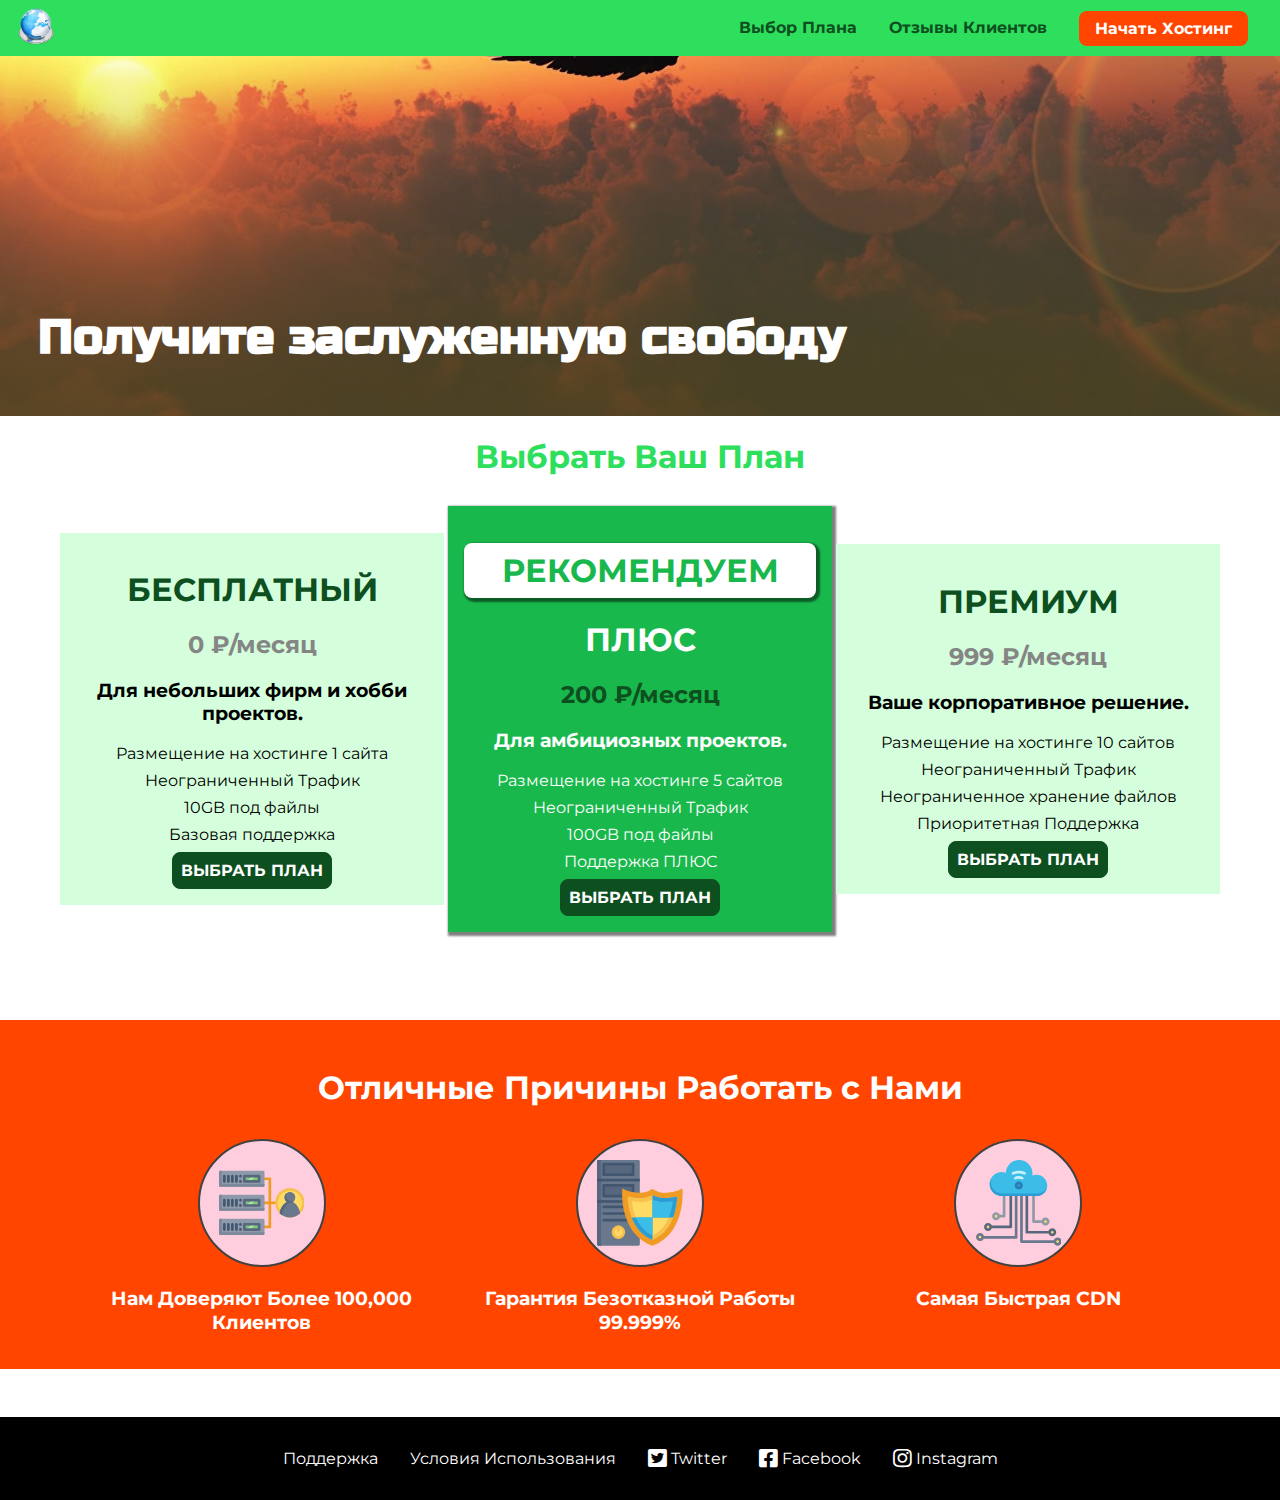
<file: index.html>
<!DOCTYPE html>
<html lang="ru">
  <head>
    <meta charset="UTF-8" />
    <meta http-equiv="X-UA-Compatible" content="ie=edge" />
    <meta name="viewport" content="width=device-width, initial-scale=1.0" />
    <title>Хостинг</title>
    <link rel="shortcut icon" href="images/favicon.ico" />
    <link rel="stylesheet" href="shared.css" />
    <link rel="stylesheet" href="main.css" />
    <link rel="stylesheet" href="fontawesome-free-5.11.2-web/css/all.min.css" />
  </head>

  <body>
    <div class="backdrop"></div>
    <div class="modal">
      <h1 class="modal__title">Вы хотите продолжить?</h1>
      <div class="modal__actions">
        <a href="start-hosting/index.html" class="modal__action">Да!</a>
        <button class="modal__action modal__action--negative" type="button">
          Нет!
        </button>
      </div>
    </div>
    <header class="main-header">
      <div>
        <button class="toggle-button">
          <span class="toggle-button__bar"></span>
          <span class="toggle-button__bar"></span>
          <span class="toggle-button__bar"></span>
        </button>
        <a href="index.html" class="main-header__brand">
          <img
            src="images/icon7.png"
            alt="uHost - Your favorite hosting company"
          />
        </a>
      </div>
      <nav class="main-nav">
        <ul class="main-nav__items">
          <li class="main-nav__item">
            <a href="packages/index.html">Выбор Плана</a>
          </li>
          <li class="main-nav__item">
            <a href="customers/index.html">Отзывы Клиентов</a>
          </li>
          <li class="main-nav__item main-nav__item--cta">
            <a href="start-hosting/index.html">Начать Хостинг</a>
          </li>
        </ul>
      </nav>
    </header>
    <nav class="mobile-nav">
      <ul class="mobile-nav__items">
        <li class="mobile-nav__item">
          <a href="packages/index.html">Выбор Плана</a>
        </li>
        <li class="mobile-nav__item">
          <a href="customers/index.html">Отзывы Клиентов</a>
        </li>
        <li class="mobile-nav__item main-nav__item--cta">
          <a href="start-hosting/index.html">Начать Хостинг</a>
        </li>
      </ul>
    </nav>
    <main>
      <section id="product-overview">
        <h1>Получите заслуженную свободу</h1>
      </section>
      <section id="plans">
        <h1 class="section-title">Выбрать Ваш План</h1>
        <div class="plan__list">
          <article class="plan">
            <h1 class="plan__title">БЕСПЛАТНЫЙ</h1>
            <h2 class="plan__price">0 &#8381;/месяц</h2>
            <h3>Для небольших фирм и хобби проектов.</h3>
            <ul class="plan__features">
              <li class="plan__feature">Размещение на хостинге 1 сайта</li>
              <li class="plan__feature">Неограниченный Трафик</li>
              <li class="plan__feature">10GB под файлы</li>
              <li class="plan__feature">Базовая поддержка</li>
            </ul>
            <div>
              <button class="button">ВЫБРАТЬ ПЛАН</button>
            </div>
          </article>
          <article class="plan plan--highlighted">
            <h1 class="plan__annotation">РЕКОМЕНДУЕМ</h1>
            <h1 class="plan__title">ПЛЮС</h1>
            <h2 class="plan__price">200 &#8381;/месяц</h2>
            <h3>Для амбициозных проектов.</h3>
            <ul class="plan__features">
              <li class="plan__feature">Размещение на хостинге 5 сайтов</li>
              <li class="plan__feature">Неограниченный Трафик</li>
              <li class="plan__feature">100GB под файлы</li>
              <li class="plan__feature">Поддержка ПЛЮС</li>
            </ul>
            <div>
              <button class="button">ВЫБРАТЬ ПЛАН</button>
            </div>
          </article>
          <article class="plan">
            <h1 class="plan__title">ПРЕМИУМ</h1>
            <h2 class="plan__price">999 &#8381;/месяц</h2>
            <h3>Ваше корпоративное решение.</h3>
            <ul class="plan__features">
              <li class="plan__feature">Размещение на хостинге 10 сайтов</li>
              <li class="plan__feature">Неограниченный Трафик</li>
              <li class="plan__feature">Неограниченное хранение файлов</li>
              <li class="plan__feature">Приоритетная Поддержка</li>
            </ul>
            <div>
              <button class="button">ВЫБРАТЬ ПЛАН</button>
            </div>
          </article>
        </div>
      </section>
      <section id="key-features">
        <h1 class="section-title">Отличные Причины Работать с Нами</h1>
        <ul class="key-feature__list">
          <li class="key-feature">
            <div class="key-feature__image">
              <svg viewBox="0 0 512 512">
                <path
                  style="fill:#F09B24;"
                  d="M344,248h-32V112c0-4.418-3.582-8-8-8h-40c-4.418,0-8,3.582-8,8s3.582,8,8,8h32v128h-32  c-4.418,0-8,3.582-8,8s3.582,8,8,8h32v128h-32c-4.418,0-8,3.582-8,8s3.582,8,8,8h40c4.418,0,8-3.582,8-8V264h32c4.418,0,8-3.582,8-8  S348.418,248,344,248z"
                />
                <path
                  style="fill:#8E9AA9;"
                  d="M264,64H8c-4.418,0-8,3.582-8,8v80c0,4.418,3.582,8,8,8h256c4.418,0,8-3.582,8-8V72  C272,67.582,268.418,64,264,64z"
                />
                <path
                  style="fill:#7C899B;"
                  d="M24,144c-4.418,0-8-3.582-8-8V64H8c-4.418,0-8,3.582-8,8v80c0,4.418,3.582,8,8,8h256  c4.418,0,8-3.582,8-8v-8H24z"
                />
                <rect
                  x="152"
                  y="96"
                  style="fill:#B8E3A8;"
                  width="88"
                  height="32"
                />
                <g>
                  <polygon
                    style="fill:#7EC97D;"
                    points="152,96 152,128 166,128 198,96  "
                  />
                  <polygon
                    style="fill:#7EC97D;"
                    points="220,96 188,128 240,128 240,96  "
                  />
                </g>
                <path
                  style="fill:#56677E;"
                  d="M240,136h-88c-4.418,0-8-3.582-8-8V96c0-4.418,3.582-8,8-8h88c4.418,0,8,3.582,8,8v32  C248,132.418,244.418,136,240,136z M160,120h72v-16h-72V120z"
                />
                <g>
                  <path
                    style="fill:#435670;"
                    d="M32,136c-4.418,0-8-3.582-8-8V96c0-4.418,3.582-8,8-8s8,3.582,8,8v32C40,132.418,36.418,136,32,136z   "
                  />
                  <path
                    style="fill:#435670;"
                    d="M56,136c-4.418,0-8-3.582-8-8V96c0-4.418,3.582-8,8-8s8,3.582,8,8v32C64,132.418,60.418,136,56,136z   "
                  />
                  <path
                    style="fill:#435670;"
                    d="M80,136c-4.418,0-8-3.582-8-8V96c0-4.418,3.582-8,8-8s8,3.582,8,8v32C88,132.418,84.418,136,80,136z   "
                  />
                  <path
                    style="fill:#435670;"
                    d="M104,136c-4.418,0-8-3.582-8-8V96c0-4.418,3.582-8,8-8s8,3.582,8,8v32   C112,132.418,108.418,136,104,136z"
                  />
                  <path
                    style="fill:#435670;"
                    d="M128,105c-4.418,0-8-3.582-8-8v-1c0-4.418,3.582-8,8-8s8,3.582,8,8v1   C136,101.418,132.418,105,128,105z"
                  />
                  <path
                    style="fill:#435670;"
                    d="M128,136c-4.418,0-8-3.582-8-8v-1c0-4.418,3.582-8,8-8s8,3.582,8,8v1   C136,132.418,132.418,136,128,136z"
                  />
                </g>
                <path
                  style="fill:#8E9AA9;"
                  d="M264,208H8c-4.418,0-8,3.582-8,8v80c0,4.418,3.582,8,8,8h256c4.418,0,8-3.582,8-8v-80  C272,211.582,268.418,208,264,208z"
                />
                <path
                  style="fill:#7C899B;"
                  d="M24,288c-4.418,0-8-3.582-8-8v-72H8c-4.418,0-8,3.582-8,8v80c0,4.418,3.582,8,8,8h256  c4.418,0,8-3.582,8-8v-8H24z"
                />
                <rect
                  x="152"
                  y="240"
                  style="fill:#B8E3A8;"
                  width="88"
                  height="32"
                />
                <g>
                  <polygon
                    style="fill:#7EC97D;"
                    points="152,240 152,272 166,272 198,240  "
                  />
                  <polygon
                    style="fill:#7EC97D;"
                    points="220,240 188,272 240,272 240,240  "
                  />
                </g>
                <path
                  style="fill:#56677E;"
                  d="M240,280h-88c-4.418,0-8-3.582-8-8v-32c0-4.418,3.582-8,8-8h88c4.418,0,8,3.582,8,8v32  C248,276.418,244.418,280,240,280z M160,264h72v-16h-72V264z"
                />
                <g>
                  <path
                    style="fill:#435670;"
                    d="M32,280c-4.418,0-8-3.582-8-8v-32c0-4.418,3.582-8,8-8s8,3.582,8,8v32C40,276.418,36.418,280,32,280   z"
                  />
                  <path
                    style="fill:#435670;"
                    d="M56,280c-4.418,0-8-3.582-8-8v-32c0-4.418,3.582-8,8-8s8,3.582,8,8v32C64,276.418,60.418,280,56,280   z"
                  />
                  <path
                    style="fill:#435670;"
                    d="M80,280c-4.418,0-8-3.582-8-8v-32c0-4.418,3.582-8,8-8s8,3.582,8,8v32C88,276.418,84.418,280,80,280   z"
                  />
                  <path
                    style="fill:#435670;"
                    d="M104,280c-4.418,0-8-3.582-8-8v-32c0-4.418,3.582-8,8-8s8,3.582,8,8v32   C112,276.418,108.418,280,104,280z"
                  />
                  <path
                    style="fill:#435670;"
                    d="M128,249c-4.418,0-8-3.582-8-8v-1c0-4.418,3.582-8,8-8s8,3.582,8,8v1   C136,245.418,132.418,249,128,249z"
                  />
                  <path
                    style="fill:#435670;"
                    d="M128,280c-4.418,0-8-3.582-8-8v-1c0-4.418,3.582-8,8-8s8,3.582,8,8v1   C136,276.418,132.418,280,128,280z"
                  />
                </g>
                <path
                  style="fill:#8E9AA9;"
                  d="M264,352H8c-4.418,0-8,3.582-8,8v80c0,4.418,3.582,8,8,8h256c4.418,0,8-3.582,8-8v-80  C272,355.582,268.418,352,264,352z"
                />
                <path
                  style="fill:#7C899B;"
                  d="M24,432c-4.418,0-8-3.582-8-8v-72H8c-4.418,0-8,3.582-8,8v80c0,4.418,3.582,8,8,8h256  c4.418,0,8-3.582,8-8v-8H24z"
                />
                <rect
                  x="152"
                  y="384"
                  style="fill:#B8E3A8;"
                  width="88"
                  height="32"
                />
                <g>
                  <polygon
                    style="fill:#7EC97D;"
                    points="152,384 152,416 166,416 198,384  "
                  />
                  <polygon
                    style="fill:#7EC97D;"
                    points="220,384 188,416 240,416 240,384  "
                  />
                </g>
                <path
                  style="fill:#56677E;"
                  d="M240,424h-88c-4.418,0-8-3.582-8-8v-32c0-4.418,3.582-8,8-8h88c4.418,0,8,3.582,8,8v32  C248,420.418,244.418,424,240,424z M160,408h72v-16h-72V408z"
                />
                <g>
                  <path
                    style="fill:#435670;"
                    d="M32,424c-4.418,0-8-3.582-8-8v-32c0-4.418,3.582-8,8-8s8,3.582,8,8v32C40,420.418,36.418,424,32,424   z"
                  />
                  <path
                    style="fill:#435670;"
                    d="M56,424c-4.418,0-8-3.582-8-8v-32c0-4.418,3.582-8,8-8s8,3.582,8,8v32C64,420.418,60.418,424,56,424   z"
                  />
                  <path
                    style="fill:#435670;"
                    d="M80,424c-4.418,0-8-3.582-8-8v-32c0-4.418,3.582-8,8-8s8,3.582,8,8v32C88,420.418,84.418,424,80,424   z"
                  />
                  <path
                    style="fill:#435670;"
                    d="M104,424c-4.418,0-8-3.582-8-8v-32c0-4.418,3.582-8,8-8s8,3.582,8,8v32   C112,420.418,108.418,424,104,424z"
                  />
                  <path
                    style="fill:#435670;"
                    d="M128,393c-4.418,0-8-3.582-8-8v-1c0-4.418,3.582-8,8-8s8,3.582,8,8v1   C136,389.418,132.418,393,128,393z"
                  />
                  <path
                    style="fill:#435670;"
                    d="M128,424c-4.418,0-8-3.582-8-8v-1c0-4.418,3.582-8,8-8s8,3.582,8,8v1   C136,420.418,132.418,424,128,424z"
                  />
                </g>
                <path
                  style="fill:#F7C14D;"
                  d="M424,168c-48.523,0-88,39.477-88,88s39.477,88,88,88s88-39.477,88-88S472.523,168,424,168z"
                />
                <path
                  style="fill:#FFDB66;"
                  d="M424,184c-39.701,0-72,32.299-72,72s32.299,72,72,72s72-32.299,72-72S463.701,184,424,184z"
                />
                <path
                  style="fill:#69788D;"
                  d="M484.893,314.16C476.393,274.588,451.922,248,424,248s-52.393,26.588-60.893,66.16  c-0.605,2.82,0.354,5.749,2.511,7.664C381.731,336.124,402.465,344,424,344s42.269-7.876,58.381-22.176  C484.539,319.909,485.498,316.98,484.893,314.16z"
                />
                <path
                  style="fill:#56677E;"
                  d="M434.053,249.171C430.768,248.403,427.411,248,424,248c-27.922,0-52.393,26.588-60.893,66.16  c-0.605,2.82,0.354,5.749,2.511,7.664c3.383,3.002,6.979,5.703,10.734,8.125C384.904,286.243,407.373,255.378,434.053,249.171z"
                />
                <path
                  style="fill:#69788D;"
                  d="M424,192c-17.645,0-32,14.355-32,32s14.355,32,32,32s32-14.355,32-32S441.645,192,424,192z"
                />
                <path
                  style="fill:#56677E;"
                  d="M432,248c-17.645,0-32-14.355-32-32c0-6.783,2.128-13.076,5.742-18.258  C397.444,203.53,392,213.138,392,224c0,17.645,14.355,32,32,32c10.862,0,20.471-5.444,26.258-13.742  C445.076,245.872,438.783,248,432,248z"
                />
              </svg>
            </div>
            <p class="key-feature__description">
              Нам Доверяют Более 100,000 Клиентов
            </p>
          </li>
          <li class="key-feature">
            <div class="key-feature__image">
              <svg viewBox="0 0 512 512">
                <path
                  style="fill:#69788D;"
                  d="M248,0H8C3.582,0,0,3.582,0,8v496c0,4.418,3.582,8,8,8h240c4.418,0,8-3.582,8-8V8  C256,3.582,252.418,0,248,0z"
                />
                <path
                  style="fill:#56677E;"
                  d="M24,504V8c0-4.418,3.582-8,8-8H8C3.582,0,0,3.582,0,8v496c0,4.418,3.582,8,8,8h24  C27.582,512,24,508.418,24,504z"
                />
                <g>
                  <rect
                    x="0"
                    y="112"
                    style="fill:#435670;"
                    width="256"
                    height="16"
                  />
                  <rect
                    x="0"
                    y="240"
                    style="fill:#435670;"
                    width="256"
                    height="16"
                  />
                </g>
                <path
                  style="fill:#F7C14D;"
                  d="M128,392c-22.056,0-40,17.944-40,40s17.944,40,40,40s40-17.944,40-40S150.056,392,128,392z"
                />
                <path
                  style="fill:#FFDB66;"
                  d="M128,408c-13.233,0-24,10.767-24,24s10.767,24,24,24s24-10.767,24-24S141.233,408,128,408z"
                />
                <path
                  style="fill:#F7C14D;"
                  d="M128,392c-2.739,0-5.414,0.278-8,0.805V424c0,4.418,3.582,8,8,8c4.418,0,8-3.582,8-8v-31.195  C133.414,392.278,130.739,392,128,392z"
                />
                <g>
                  <path
                    style="fill:#435670;"
                    d="M216,288H40c-4.418,0-8-3.582-8-8s3.582-8,8-8h176c4.418,0,8,3.582,8,8S220.418,288,216,288z"
                  />
                  <path
                    style="fill:#435670;"
                    d="M216,328H40c-4.418,0-8-3.582-8-8s3.582-8,8-8h176c4.418,0,8,3.582,8,8S220.418,328,216,328z"
                  />
                  <path
                    style="fill:#435670;"
                    d="M216,368H40c-4.418,0-8-3.582-8-8s3.582-8,8-8h176c4.418,0,8,3.582,8,8S220.418,368,216,368z"
                  />
                  <path
                    style="fill:#435670;"
                    d="M216,16H40c-4.418,0-8,3.582-8,8v64c0,4.418,3.582,8,8,8h176c4.418,0,8-3.582,8-8V24   C224,19.582,220.418,16,216,16z"
                  />
                </g>
                <rect
                  x="48"
                  y="32"
                  style="fill:#56677E;"
                  width="160"
                  height="48"
                />
                <path
                  style="fill:#435670;"
                  d="M216,144H40c-4.418,0-8,3.582-8,8v64c0,4.418,3.582,8,8,8h176c4.418,0,8-3.582,8-8v-64  C224,147.582,220.418,144,216,144z"
                />
                <rect
                  x="48"
                  y="160"
                  style="fill:#56677E;"
                  width="160"
                  height="48"
                />
                <path
                  style="fill:#F09B24;"
                  d="M511.747,180.237c-0.194-6.537-8.107-10.107-13.135-5.894c-5.6,4.693-42.904,21.282-98.514,21.282  c-33.45,0-64.625-20.999-64.929-21.206c-2.9-1.991-6.764-1.85-9.512,0.346c-2.677,2.135-27.201,20.86-63.793,20.86  c-55.607,0-92.914-16.589-98.515-21.282c-5.028-4.211-12.941-0.645-13.135,5.894c-1.634,54.834,4.655,105.941,18.693,151.903  c12.096,39.604,29.759,74.047,52.497,102.373c27.538,34.304,62.743,59.882,104.66,76.045c3.069,1.918,6.757,1.921,9.83,0  c41.917-16.163,77.122-41.741,104.66-76.045c22.738-28.326,40.401-62.77,52.497-102.373  C507.092,286.179,513.381,235.071,511.747,180.237z"
                />
                <path
                  style="fill:#F7C14D;"
                  d="M476.21,221.226c-1.953-1.631-4.568-2.235-7.036-1.628c-21.686,5.327-44.926,8.028-69.075,8.028  c-25.926,0-49.633-8.975-64.955-16.504c-2.307-1.134-5.016-1.091-7.284,0.116c-14.059,7.477-36.919,16.388-65.994,16.388  c-24.153,0-47.394-2.701-69.075-8.028c-5.155-1.268-10.221,2.966-9.894,8.261c2.077,33.693,7.668,65.635,16.616,94.935  c22.774,74.565,66.139,126.334,128.888,153.868c2.032,0.891,4.397,0.891,6.43,0c61.777-27.107,104.716-78.876,127.62-153.868  c8.948-29.3,14.539-61.241,16.616-94.935C479.224,225.319,478.163,222.856,476.21,221.226z"
                />
                <path
                  style="fill:#FFDB66;"
                  d="M331.609,451.727c-52.604-25.289-89.304-70.987-109.144-135.944  c-6.532-21.39-11.162-44.336-13.82-68.447c17.133,2.852,34.952,4.291,53.22,4.291c29.394,0,53.376-7.793,69.978-15.561  c17.44,7.736,41.656,15.561,68.256,15.561c18.267,0,36.085-1.439,53.219-4.291c-2.659,24.112-7.288,47.06-13.82,68.448  C419.545,381.108,383.27,426.805,331.609,451.727z"
                />
                <g>
                  <path
                    style="fill:#2C9DD4;"
                    d="M479.066,227.858c0.157-2.539-0.903-5.002-2.856-6.633s-4.568-2.235-7.036-1.628   c-21.686,5.327-44.926,8.028-69.075,8.028c-25.926,0-49.633-8.975-64.955-16.504c-1.057-0.52-2.2-0.78-3.345-0.806l-0.072,133.351   h123.601c2.556-6.746,4.933-13.702,7.123-20.874C471.398,293.493,476.989,261.552,479.066,227.858z"
                  />
                  <path
                    style="fill:#2C9DD4;"
                    d="M206.658,343.667c24.153,63.42,65.028,108.108,121.743,132.995c1.031,0.452,2.147,0.673,3.263,0.666   l0.063-133.661H206.658z"
                  />
                </g>
                <g>
                  <path
                    style="fill:#3CBDE8;"
                    d="M439.497,315.783c6.532-21.389,11.161-44.336,13.82-68.448c-17.134,2.852-34.952,4.291-53.219,4.291   c-26.6,0-50.815-7.824-68.256-15.561l-0.116,107.601h97.758C433.179,334.807,436.524,325.518,439.497,315.783z"
                  />
                  <path
                    style="fill:#3CBDE8;"
                    d="M232.523,343.667c21.144,50.298,54.363,86.56,99.087,108.06l0.117-108.06H232.523z"
                  />
                </g>
              </svg>
            </div>
            <p class="key-feature__description">
              Гарантия Безотказной Работы 99.999%
            </p>
          </li>
          <li class="key-feature">
            <div class="key-feature__image">
              <svg viewBox="0 0 512 512">
                <path
                  style="fill:#8E9AA9;"
                  d="M168,200c-4.418,0-8,3.582-8,8v120h-17.376c-3.302-9.311-12.194-16-22.624-16  c-13.234,0-24,10.767-24,24s10.766,24,24,24c10.429,0,19.321-6.689,22.624-16H168c4.418,0,8-3.582,8-8V208  C176,203.582,172.418,200,168,200z"
                />
                <path
                  style="fill:#FFDB66;"
                  d="M120,328c-4.411,0-8,3.589-8,8s3.589,8,8,8s8-3.589,8-8S124.411,328,120,328z"
                />
                <path
                  style="fill:#56677E;"
                  d="M208,200c-4.418,0-8,3.582-8,8v184H94.624C91.322,382.689,82.43,376,72,376  c-13.234,0-24,10.767-24,24s10.766,24,24,24c10.429,0,19.321-6.689,22.624-16H208c4.418,0,8-3.582,8-8V208  C216,203.582,212.418,200,208,200z"
                />
                <path
                  style="fill:#FFDB66;"
                  d="M72,392c-4.411,0-8,3.589-8,8s3.589,8,8,8s8-3.589,8-8S76.411,392,72,392z"
                />
                <path
                  style="fill:#69788D;"
                  d="M240,208c-4.418,0-8,3.582-8,8v239H47.24c-2.671-10.34-12.078-18-23.24-18c-13.234,0-24,10.767-24,24  s10.766,24,24,24c9.666,0,18.009-5.747,21.809-14H240c4.418,0,8-3.582,8-8V216C248,211.582,244.418,208,240,208z"
                />
                <path
                  style="fill:#FFDB66;"
                  d="M24,453c-4.411,0-8,3.589-8,8s3.589,8,8,8s8-3.589,8-8S28.411,453,24,453z"
                />
                <path
                  style="fill:#69788D;"
                  d="M488,464c-10.429,0-19.321,6.689-22.624,16H280V208c0-4.418-3.582-8-8-8s-8,3.582-8,8v280  c0,4.418,3.582,8,8,8h193.376c3.302,9.311,12.194,16,22.624,16c13.234,0,24-10.767,24-24S501.234,464,488,464z"
                />
                <path
                  style="fill:#FFDB66;"
                  d="M488,480c-4.411,0-8,3.589-8,8s3.589,8,8,8s8-3.589,8-8S492.411,480,488,480z"
                />
                <path
                  style="fill:#56677E;"
                  d="M456,408c-10.429,0-19.321,6.689-22.624,16H312V208c0-4.418-3.582-8-8-8s-8,3.582-8,8v224  c0,4.418,3.582,8,8,8h129.376c3.302,9.311,12.194,16,22.624,16c13.234,0,24-10.767,24-24S469.234,408,456,408z"
                />
                <path
                  style="fill:#FFDB66;"
                  d="M456,424c-4.411,0-8,3.589-8,8s3.589,8,8,8s8-3.589,8-8S460.411,424,456,424z"
                />
                <path
                  style="fill:#8E9AA9;"
                  d="M416,344c-10.429,0-19.321,6.689-22.624,16H352V208c0-4.418-3.582-8-8-8s-8,3.582-8,8v160  c0,4.418,3.582,8,8,8h49.376c3.302,9.311,12.194,16,22.624,16c13.234,0,24-10.767,24-24S429.234,344,416,344z"
                />
                <path
                  style="fill:#FFDB66;"
                  d="M416,360c-4.411,0-8,3.589-8,8s3.589,8,8,8s8-3.589,8-8S420.411,360,416,360z"
                />
                <path
                  style="fill:#3CBDE8;"
                  d="M362,88c-8.741,0-17.231,1.751-25.06,5.085C337.646,88.797,338,84.43,338,80  c0-44.112-35.888-80-80-80c-42.823,0-77.895,33.816-79.909,76.149C170.393,73.415,162.244,72,154,72c-39.701,0-72,32.299-72,72  s32.299,72,72,72h208c35.29,0,64-28.71,64-64S397.29,88,362,88z"
                />
                <path
                  style="fill:#2C9DD4;"
                  d="M368,200H160c-39.701,0-72-32.299-72-72c0-5.863,0.721-11.559,2.05-17.019  C84.918,120.88,82,132.102,82,144c0,39.701,32.299,72,72,72h208c30.389,0,55.88-21.296,62.379-49.743  C413.565,186.327,392.352,200,368,200z"
                />
                <path
                  style="fill:#2A7DB5;"
                  d="M256,128c-13.234,0-24,10.767-24,24s10.766,24,24,24c13.233,0,24-10.767,24-24S269.233,128,256,128z"
                />
                <path
                  style="fill:#2C9DD4;"
                  d="M256,144c-4.411,0-8,3.589-8,8s3.589,8,8,8c4.411,0,8-3.589,8-8S260.411,144,256,144z"
                />
                <g>
                  <path
                    style="fill:#C5F1FA;"
                    d="M221.755,87.695c-2.994,0-5.864-1.688-7.233-4.572c-1.894-3.991-0.194-8.763,3.798-10.657   C230.157,66.849,242.834,64,256,64c13.166,0,25.844,2.849,37.68,8.466c3.992,1.895,5.692,6.666,3.798,10.657   s-6.666,5.692-10.657,3.798C277.144,82.328,266.774,80,256,80c-10.774,0-21.144,2.328-30.821,6.921   C224.072,87.446,222.904,87.695,221.755,87.695z"
                  />
                  <path
                    style="fill:#C5F1FA;"
                    d="M276.545,116.618c-1.148,0-2.316-0.249-3.424-0.774C267.745,113.293,261.985,112,256,112   c-5.985,0-11.745,1.293-17.121,3.844c-3.991,1.895-8.763,0.192-10.657-3.798c-1.894-3.992-0.193-8.764,3.798-10.657   C239.557,97.813,247.625,96,256,96c8.376,0,16.444,1.813,23.98,5.389c3.991,1.894,5.692,6.665,3.798,10.657   C282.41,114.93,279.539,116.618,276.545,116.618z"
                  />
                </g>
              </svg>
            </div>
            <p class="key-feature__description">Самая Быстрая CDN</p>
          </li>
        </ul>
      </section>
    </main>
    <footer class="main-footer">
      <nav>
        <ul class="main-footer__links">
          <li class="main-footer__link">
            <a href="#">Поддержка</a>
          </li>
          <li class="main-footer__link">
            <a href="#">Условия Использования</a>
          </li>
          <li class="main-footer__link">
            <a href="#" class="social-link">
              <i class="fab fa-twitter-square fa-lg"></i>
              Twitter
            </a>
          </li>
          <li class="main-footer__link">
            <a href="#" class="social-link">
              <i class="fab fa-facebook-square fa-lg"></i>
              Facebook
            </a>
          </li>
          <li class="main-footer__link">
            <a href="#" class="social-link">
              <i class="fab fa-instagram fa-lg"></i>
              Instagram
            </a>
          </li>
        </ul>
      </nav>
    </footer>
    <script src="shared.js"></script>
  </body>
</html>
</file>
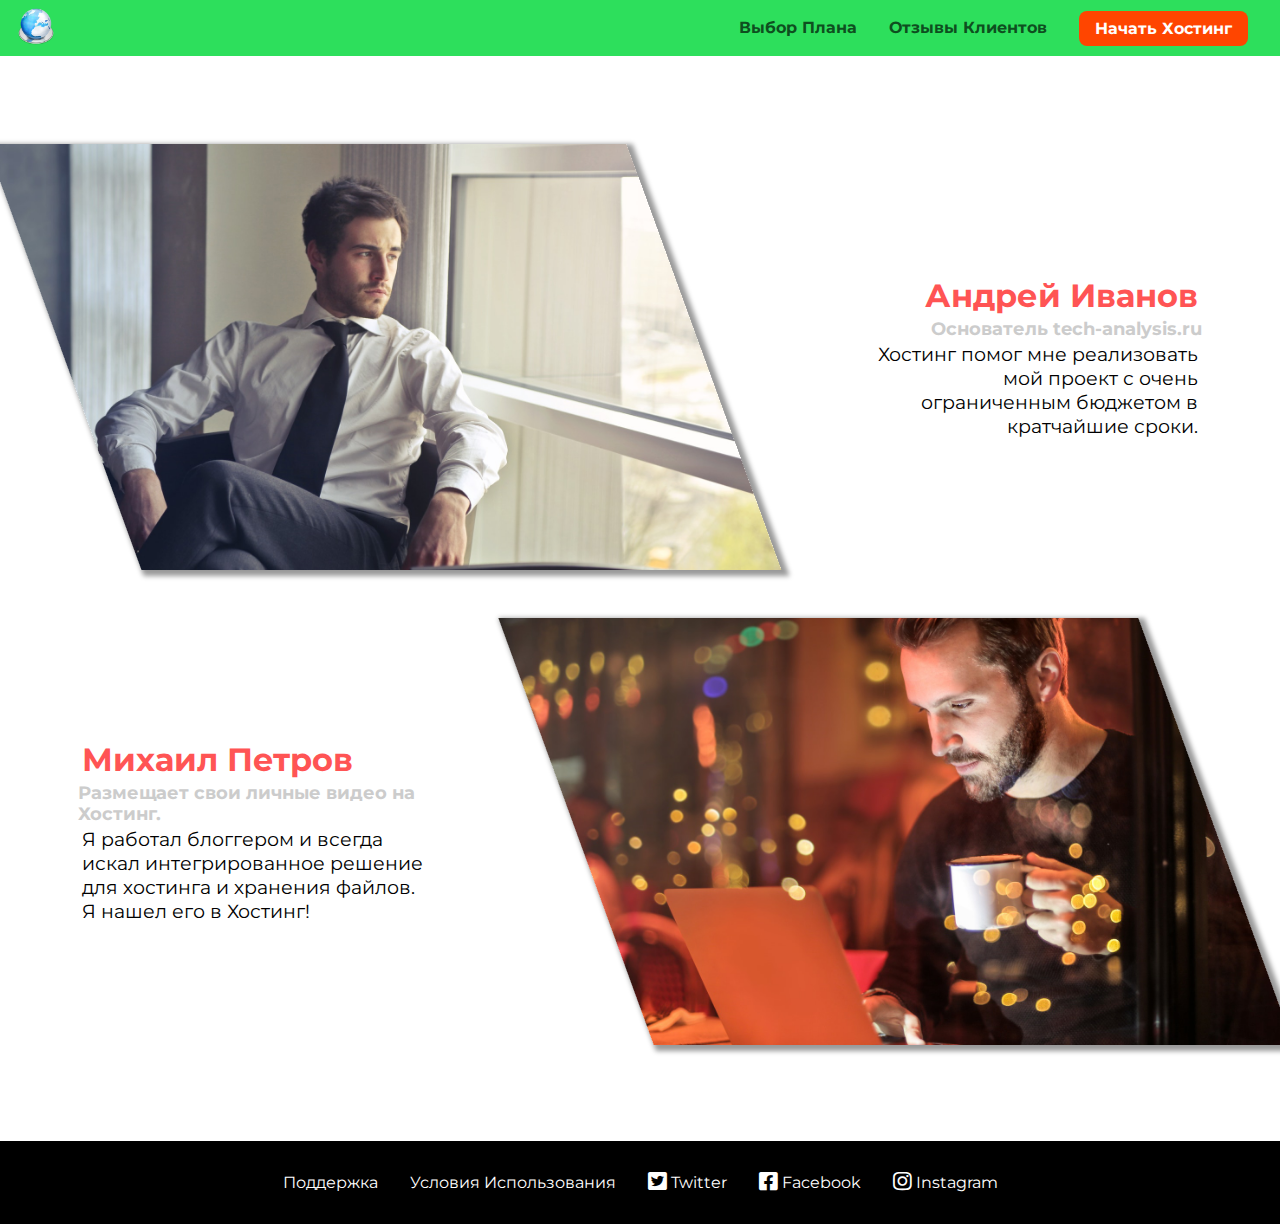
<file: customers/index.html>
<!DOCTYPE html>
<html lang="en">
  <head>
    <meta charset="UTF-8" />
    <meta http-equiv="X-UA-Compatible" content="ie=edge" />
    <meta name="viewport" content="width=device-width, initial-scale=1.0" />
    <title>Хостинг</title>
    <link rel="shortcut icon" href="../images/favicon.ico" />

    <link rel="stylesheet" href="../shared.css" />
    <link rel="stylesheet" href="customers.css" />
    <link
      rel="stylesheet"
      href="../fontawesome-free-5.11.2-web/css/all.min.css"
    />
  </head>

  <body>
    <div class="backdrop"></div>
    <div class="background"></div>
    <header class="main-header">
      <div>
        <button class="toggle-button">
          <span class="toggle-button__bar"></span>
          <span class="toggle-button__bar"></span>
          <span class="toggle-button__bar"></span>
        </button>
        <a href="../index.html" class="main-header__brand">
          <img
            src="../images/icon7.png"
            alt="uHost - Your favorite hosting company"
          />
        </a>
      </div>
      <nav class="main-nav">
        <ul class="main-nav__items">
          <li class="main-nav__item">
            <a href="../packages/index.html">Выбор Плана</a>
          </li>
          <li class="main-nav__item">
            <a href="index.html">Отзывы Клиентов</a>
          </li>
          <li class="main-nav__item main-nav__item--cta">
            <a href="../start-hosting/index.html">Начать Хостинг</a>
          </li>
        </ul>
      </nav>
    </header>
    <nav class="mobile-nav">
      <ul class="mobile-nav__items">
        <li class="mobile-nav__item">
          <a href="../packages/index.html">Выбор Плана</a>
        </li>
        <li class="mobile-nav__item">
          <a href="index.html">Отзывы Клиентов</a>
        </li>
        <li class="mobile-nav__item main-nav__item--cta">
          <a href="../start-hosting/index.html">Начать Хостинг</a>
        </li>
      </ul>
    </nav>
    <main>
      <div>
        <div class="testimonial" id="customer-1">
          <div class="testimonial__image-container">
            <img
              src="../images/customer-1.jpg"
              alt="Mike Statham - Customer"
              class="testimonial__image"
            />
          </div>
          <div class="testimonial__info">
            <h1 class="testimonial__name">Андрей Иванов</h1>
            <h2 class="testimonial__subtitle">
              Основатель
              <a href="tech-analysis.com">tech-analysis.ru</a>
            </h2>
            <p class="testimonial__text">
              Хостинг помог мне реализовать мой проект с очень ограниченным
              бюджетом в кратчайшие сроки.
            </p>
          </div>
        </div>
        <div class="testimonial" id="customer-2">
          <div class="testimonial__info">
            <h1 class="testimonial__name">Михаил Петров</h1>
            <h2 class="testimonial__subtitle">
              Размещает свои личные видео на Хостинг.
            </h2>
            <p class="testimonial__text">
              Я работал блоггером и всегда искал интегрированное решение для
              хостинга и хранения файлов. Я нашел его в Хостинг!
            </p>
          </div>
          <div class="testimonial__image-container">
            <img
              src="../images/customer-2.jpg"
              alt="John Mellow - Customer"
              class="testimonial__image"
            />
          </div>
        </div>
      </div>
    </main>
    <footer class="main-footer">
      <nav>
        <ul class="main-footer__links">
          <li class="main-footer__link">
            <a href="#">Поддержка</a>
          </li>
          <li class="main-footer__link">
            <a href="#">Условия Использования</a>
          </li>
          <li class="main-footer__link">
            <a href="#" class="social-link">
              <i class="fab fa-twitter-square fa-lg"></i>
              Twitter
            </a>
          </li>
          <li class="main-footer__link">
            <a href="#" class="social-link">
              <i class="fab fa-facebook-square fa-lg"></i>
              Facebook
            </a>
          </li>
          <li class="main-footer__link">
            <a href="#" class="social-link">
              <i class="fab fa-instagram fa-lg"></i>
              Instagram
            </a>
          </li>
        </ul>
      </nav>
    </footer>
    <script src="../shared.js"></script>
  </body>
</html>
</file>
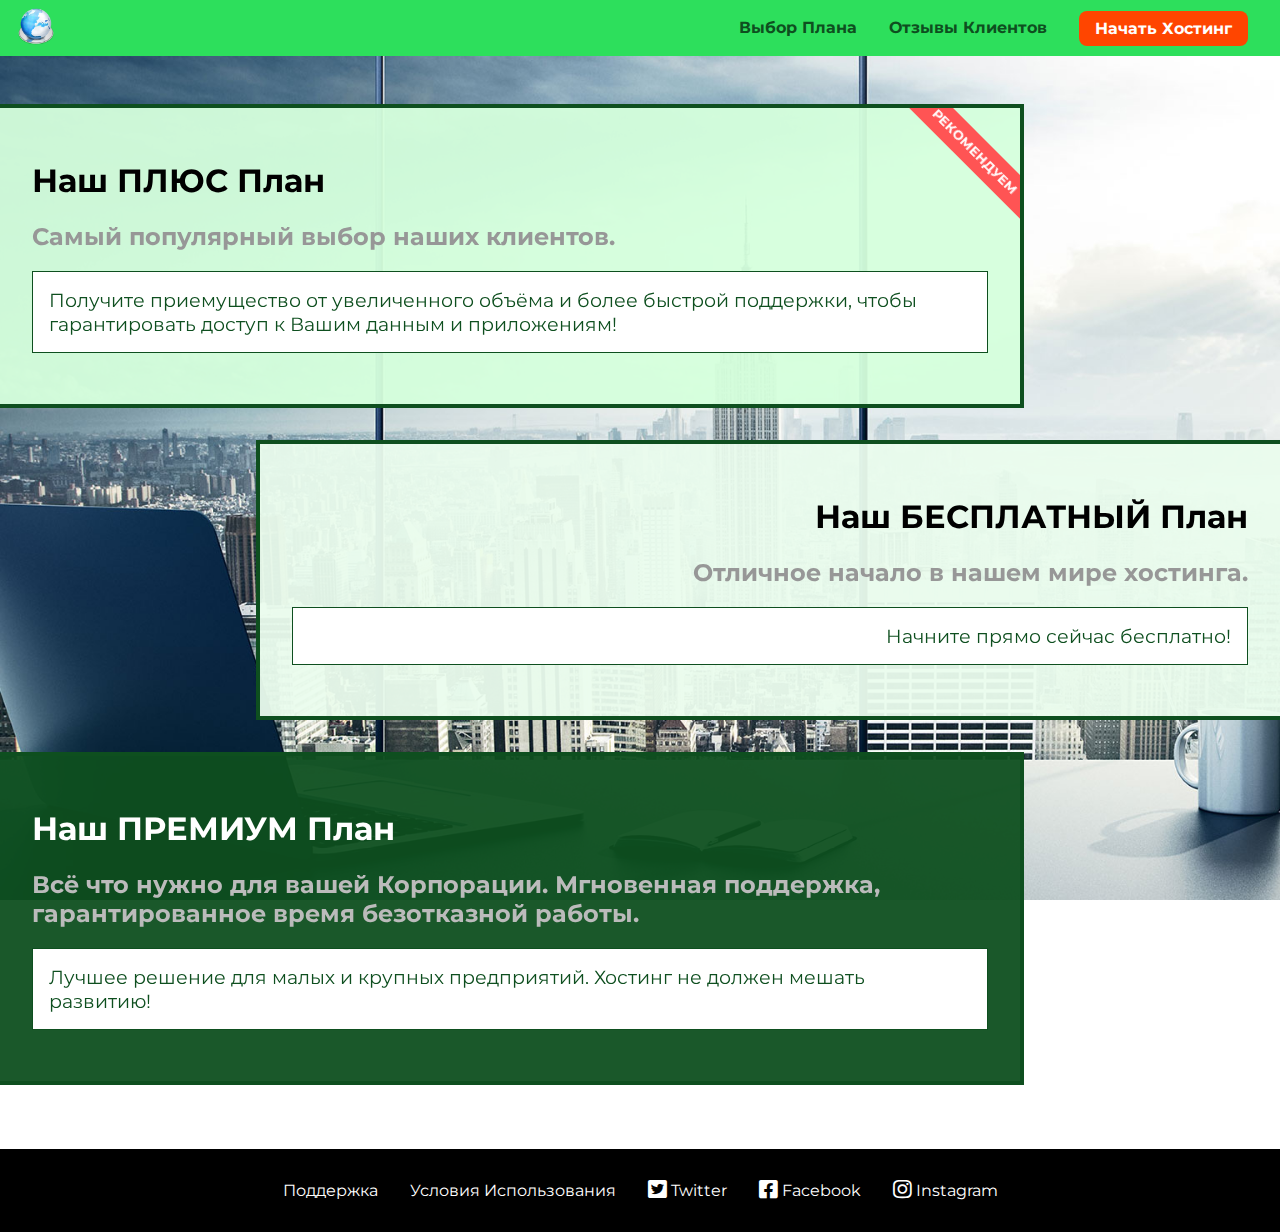
<file: packages/index.html>
<!DOCTYPE html>
<html lang="en">
  <head>
    <meta charset="UTF-8" />
    <meta http-equiv="X-UA-Compatible" content="ie=edge" />
    <meta name="viewport" content="width=device-width, initial-scale=1.0" />
    <title>Хостинг</title>
    <link rel="shortcut icon" href="../images/favicon.ico" />
    <link rel="stylesheet" href="../shared.css" />
    <link rel="stylesheet" href="packages.css" />
    <link
      rel="stylesheet"
      href="../fontawesome-free-5.11.2-web/css/all.min.css"
    />
  </head>

  <body>
    <div class="backdrop"></div>
    <div class="background"></div>
    <header class="main-header">
      <div>
        <button class="toggle-button">
          <span class="toggle-button__bar"></span>
          <span class="toggle-button__bar"></span>
          <span class="toggle-button__bar"></span>
        </button>
        <a href="../index.html" class="main-header__brand">
          <img
            src="../images/icon7.png"
            alt="uHost - Your favorite hosting company"
          />
        </a>
      </div>
      <nav class="main-nav">
        <ul class="main-nav__items">
          <li class="main-nav__item">
            <a href="index.html">Выбор Плана</a>
          </li>
          <li class="main-nav__item">
            <a href="../customers/index.html">Отзывы Клиентов</a>
          </li>
          <li class="main-nav__item main-nav__item--cta">
            <a href="../start-hosting/index.html">Начать Хостинг</a>
          </li>
        </ul>
      </nav>
    </header>
    <nav class="mobile-nav">
      <ul class="mobile-nav__items">
        <li class="mobile-nav__item">
          <a href="index.html">Выбор Плана</a>
        </li>
        <li class="mobile-nav__item">
          <a href="../customers/index.html">Отзывы Клиентов</a>
        </li>
        <li class="mobile-nav__item main-nav__item--cta">
          <a href="../start-hosting/index.html">Начать Хостинг</a>
        </li>
      </ul>
    </nav>
    <main>
      <section class="package" id="plus">
        <a href="#">
          <h1 class="package__title">Наш ПЛЮС План</h1>
          <h2 class="package__badge">РЕКОМЕНДУЕМ</h2>
          <h2 class="package__subtitle">
            Самый популярный выбор наших клиентов.
          </h2>
          <p class="package__info">
            Получите приемущество от увеличенного объёма и более быстрой
            поддержки, чтобы гарантировать доступ к Вашим данным и приложениям!
          </p>
        </a>
      </section>
      <section class="package" id="free">
        <a href="#">
          <h1 class="package__title">Наш БЕСПЛАТНЫЙ План</h1>
          <h2 class="package__subtitle">
            Отличное начало в нашем мире хостинга.
          </h2>
          <p class="package__info">Начните прямо сейчас бесплатно!</p>
        </a>
      </section>
      <div class="clearfix"></div>
      <section class="package" id="premium">
        <a href="#">
          <h1 class="package__title">Наш ПРЕМИУМ План</h1>
          <h2 class="package__subtitle">
            Всё что нужно для вашей Корпорации. Мгновенная поддержка,
            гарантированное время безотказной работы.
          </h2>
          <p class="package__info">
            Лучшее решение для малых и крупных предприятий. Хостинг не должен
            мешать развитию!
          </p>
        </a>
      </section>
    </main>
    <footer class="main-footer">
      <nav>
        <ul class="main-footer__links">
          <li class="main-footer__link">
            <a href="#">Поддержка</a>
          </li>
          <li class="main-footer__link">
            <a href="#">Условия Использования</a>
          </li>
          <li class="main-footer__link">
            <a href="#" class="social-link">
              <i class="fab fa-twitter-square fa-lg"></i>
              Twitter
            </a>
          </li>
          <li class="main-footer__link">
            <a href="#" class="social-link">
              <i class="fab fa-facebook-square fa-lg"></i>
              Facebook
            </a>
          </li>
          <li class="main-footer__link">
            <a href="#" class="social-link">
              <i class="fab fa-instagram fa-lg"></i>
              Instagram
            </a>
          </li>
        </ul>
      </nav>
    </footer>
    <script src="../shared.js"></script>
  </body>
</html>
</file>
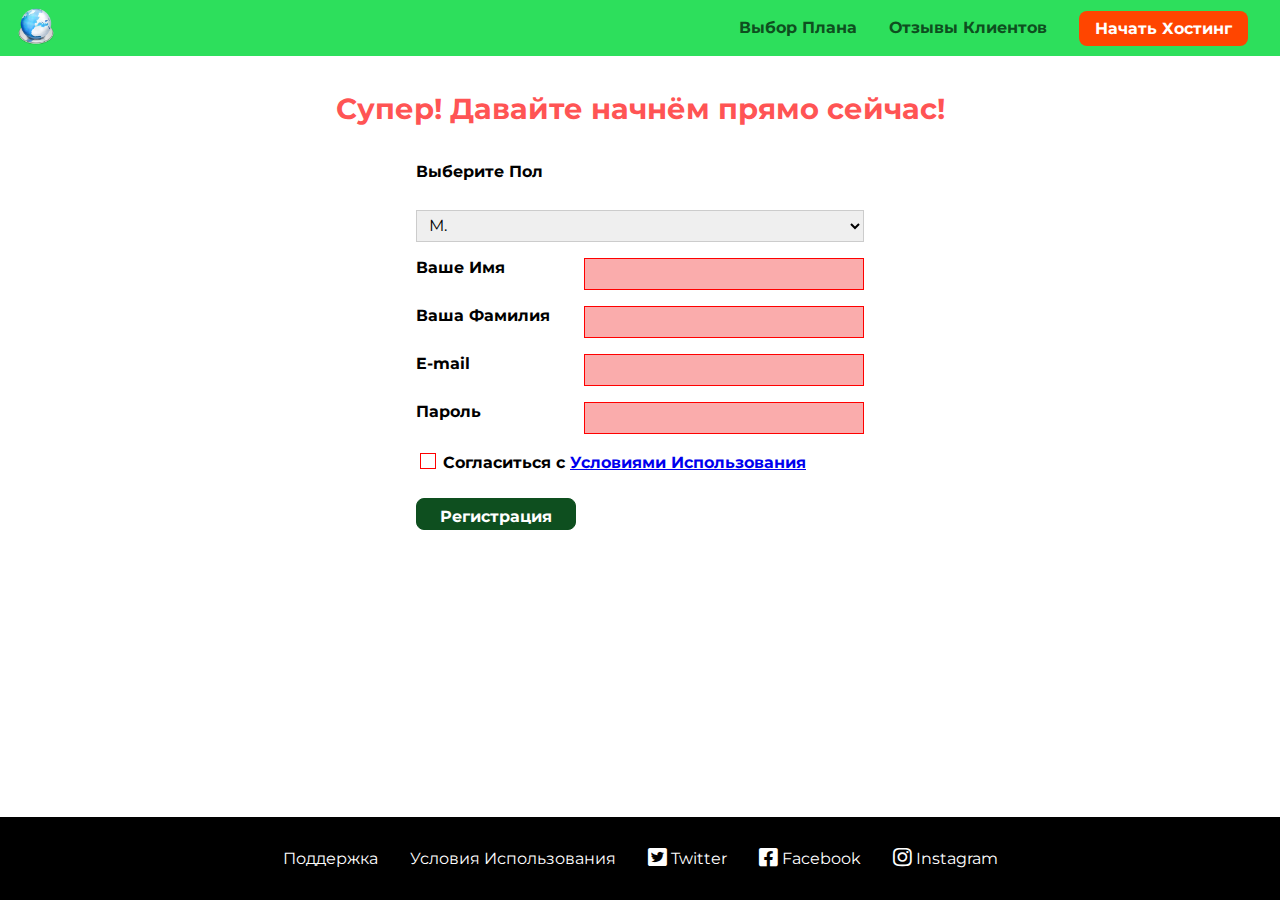
<file: start-hosting/index.html>
<!DOCTYPE html>
<html lang="en">
  <head>
    <meta charset="UTF-8" />
    <meta http-equiv="X-UA-Compatible" content="ie=edge" />
    <meta name="viewport" content="width=device-width, initial-scale=1.0" />
    <title>Хостинг</title>
    <link rel="shortcut icon" href="../images/favicon.ico" />
    <link rel="stylesheet" href="../shared.css" />
    <link rel="stylesheet" href="start-hosting.css" />
    <link
      rel="stylesheet"
      href="../fontawesome-free-5.11.2-web/css/all.min.css"
    />
  </head>

  <body>
    <div class="backdrop"></div>

    <header class="main-header">
      <div>
        <button class="toggle-button">
          <span class="toggle-button__bar"></span>
          <span class="toggle-button__bar"></span>
          <span class="toggle-button__bar"></span>
        </button>
        <a href="../index.html" class="main-header__brand">
          <img
            src="../images/icon7.png"
            alt="uHost - Your favorite hosting company"
          />
        </a>
      </div>
      <nav class="main-nav">
        <ul class="main-nav__items">
          <li class="main-nav__item">
            <a href="../packages/index.html">Выбор Плана</a>
          </li>
          <li class="main-nav__item">
            <a href="../customers/index.html">Отзывы Клиентов</a>
          </li>
          <li class="main-nav__item main-nav__item--cta">
            <a href="../start-hosting/index.html">Начать Хостинг</a>
          </li>
        </ul>
      </nav>
    </header>
    <nav class="mobile-nav">
      <ul class="mobile-nav__items">
        <li class="mobile-nav__item">
          <a href="../packages/index.html">Выбор Плана</a>
        </li>
        <li class="mobile-nav__item">
          <a href="index.html">Отзывы Клиентов</a>
        </li>
        <li class="mobile-nav__item main-nav__item--cta">
          <a href="../start-hosting/index.html">Начать Хостинг</a>
        </li>
      </ul>
    </nav>
    <main class="signup-page">
      <h1 class="signup-title">Супер! Давайте начнём прямо сейчас!</h1>
      <form action="index.html" class="signup-form">
        <label for="title">Выберите Пол</label>
        <select id="title">
          <option value="mr">М.</option>
          <option value="ms">Ж.</option>
        </select>
        <label for="first-name">Ваше Имя</label>
        <input type="text" id="first-name" required />
        <label for="last-name">Ваша Фамилия</label>
        <input type="text" id="last-name" required />
        <label for="email">E-mail</label>
        <input type="email" id="email" required />
        <label for="password">Пароль</label>
        <input type="password" id="password" required />
        <div class="signup-form__checkbox">
          <input type="checkbox" id="agree-terms" required />
          <label for="agree-terms"
            >Согласиться с <a href="#">Условиями Использования</a></label
          >
        </div>

        <button type="submit" class="button">Регистрация</button>
      </form>
    </main>
    <footer class="main-footer">
      <nav>
        <ul class="main-footer__links">
          <li class="main-footer__link">
            <a href="#">Поддержка</a>
          </li>
          <li class="main-footer__link">
            <a href="#">Условия Использования</a>
          </li>
          <li class="main-footer__link">
            <a href="#" class="social-link">
              <i class="fab fa-twitter-square fa-lg"></i>
              Twitter
            </a>
          </li>
          <li class="main-footer__link">
            <a href="#" class="social-link">
              <i class="fab fa-facebook-square fa-lg"></i>
              Facebook
            </a>
          </li>
          <li class="main-footer__link">
            <a href="#" class="social-link">
              <i class="fab fa-instagram fa-lg"></i>
              Instagram
            </a>
          </li>
        </ul>
      </nav>
    </footer>
    <script src="../shared.js"></script>
  </body>
</html>
</file>
<file: shared.css>
@import url("https://fonts.googleapis.com/css?family=Roboto:100,400,900");
@import url("https://fonts.googleapis.com/css?family=Russo+One&display=swap");
@import url("https://fonts.googleapis.com/css?family=Montserrat:400,700");

:root {
  --dark-green: #0e4f1f;
  --highlight-color: orangered;
}

* {
  box-sizing: border-box;
}

html {
  height: 100%;
}

body {
  font-family: "Montserrat", sans-serif;
  margin: 0;
  padding-top: 3.5rem;
}

@supports (display: grid) {
  body {
    display: grid;
    grid-template-rows: 3.5rem auto fit-content(8rem);
    grid-template-areas:
      "header"
      "main"
      "footer";
    padding-top: 0;
    height: 100%;
  }
}

main {
  /* grid-row: 2 / 3; */
  grid-area: main;
}

.backdrop {
  display: none;
  position: fixed;
  opacity: 0;
  top: 0;
  left: 0;
  z-index: 100;
  width: 100vw;
  height: 100vh;
  background: rgba(0, 0, 0, 0.5);
  transition: opacity 0.2s linear;
}

.main-header {
  width: 100%;
  position: fixed;
  top: 0;
  left: 0;
  background: #2ddf5c;
  padding: 0.5rem 1rem;
  z-index: 60;
  display: -webkit-box;
  display: -ms-flexbox;
  display: -webkit-flex;
  display: flex;
  align-items: center;
  justify-content: space-between;
}

.toggle-button {
  width: 3rem;
  background: transparent;
  border: none;
  cursor: pointer;
  padding-top: 0;
  padding-bottom: 0;
  vertical-align: middle;
}

.toggle-button:focus {
  outline: none;
}

.toggle-button__bar {
  width: 100%;
  height: 0.2rem;
  background: black;
  display: block;
  margin: 0.6rem 0;
}

.main-header__brand {
  color: #0e4f1f;
  text-decoration: none;
  font-weight: bold;
  /* width: 20px; */
}

.main-header__brand img {
  height: 2.5rem;
  vertical-align: middle;
  /* width: 100%; */
}

.main-nav {
  display: none;
}

.main-nav__items {
  margin: 0;
  padding: 0;
  list-style: none;
  display: flex;
}

.main-nav__item {
  margin: 0 1rem;
}

.main-nav__item a,
.mobile-nav__item a {
  text-decoration: none;
  color: var(--dark-green);
  font-weight: bold;
  padding: 0.2rem 0;
}

.main-nav__item a:hover,
.main-nav__item a:active {
  color: white;
  border-bottom: 5px solid white;
}

.main-nav__item--cta {
  animation: wiggle 400ms 3s 8 ease-out none;
}

.main-nav__item--cta a,
.mobile-nav__item--cta a {
  color: white;
  background: var(--highlight-color);
  padding: 0.5rem 1rem;
  border-radius: 8px;
}

.main-nav__item--cta a:hover,
.main-nav__item--cta a:active,
.mobile-nav__item--cta a:hover,
.mobile-nav__item--cta a:active {
  color: var(--highlight-color);
  background: white;
  border: none;
}

@media (min-width: 40rem) {
  .toggle-button {
    display: none;
  }

  .main-nav {
    display: flex;
  }
}

.main-footer {
  background: black;
  padding: 2rem;
  margin-top: 3rem;
  grid-area: footer;
}

.main-footer__links {
  list-style: none;
  margin: 0;
  padding: 0;
  display: flex;
  flex-direction: column;
  align-items: center;
}

.main-footer__link {
  margin: 0.5rem 0;
}

.main-footer__link a {
  color: white;
  text-decoration: none;
}

.main-footer__link a:hover,
.main-footer__link a:active {
  color: #ccc;
}

.mobile-nav {
  transform: translateX(-100%);
  position: fixed;
  z-index: 101;
  top: 0;
  left: 0;
  background: white;
  width: 80%;
  height: 100vh;
  transition: transform 300ms ease-out;
}

.mobile-nav__items {
  width: 90%;
  height: 100%;
  list-style: none;
  margin: 0 auto;
  padding: 0;
  display: flex;
  flex-direction: column;
  justify-content: center;
  align-items: center;
}

.mobile-nav__item {
  margin: 1rem 0;
}

.mobile-nav__item a {
  font-size: 1.5rem;
}

.button {
  background: var(--dark-green, #0e4f1f);
  color: white;
  font: inherit;
  border: 1.5px solid var(--dark-green);
  padding: 0.5rem;
  border-radius: 8px;
  font-weight: bold;
  cursor: pointer;
}

.button:hover,
.button:active {
  background: white;
  color: var(--dark-green);
}

.button:focus {
  outline: none;
}

.button[disabled] {
  cursor: not-allowed;
  border: #a1a1a1;
  background: #ccc;
  color: #a1a1a1;
}

.open {
  display: block !important;
  opacity: 1 !important;
  transform: translateY(0) !important;
}

@media (min-width: 40rem) {
  .main-footer__link {
    margin: 0 1rem;
  }

  .main-footer__links {
    flex-direction: row;
    justify-content: center;
  }
}

@keyframes wiggle {
  0% {
    transform: rotateZ(0);
  }
  50% {
    transform: rotateZ(-10deg);
  }
  100% {
    transform: rotateZ(10deg);
  }
}
</file>
<file: main.css>
#product-overview {
  background: linear-gradient(to top, rgba(80, 68, 18, 0.6) 10%, transparent),
    url("images/eagle.jpg") left 10% bottom 75% / cover no-repeat border-box,
    #ff1b68;
  width: 100vw;
  height: 33vh;
  position: relative;
}

#product-overview h1 {
  color: white;
  font-family: "Russo One", sans-serif;
  position: absolute;
  bottom: 5%;
  left: 3%;
  width: 100%;
  font-size: 1.6rem;
}

@media (min-width: 40rem) and (min-height: 40rem) {
  #product-overview {
    height: 40vh;
    background-position: 20% 75%;
  }

  #product-overview h1 {
    font-size: 3rem;
  }
}

.section-title {
  color: #2ddf5c;
  text-align: center;
}

.plan {
  background: #d5ffdc;
  text-align: center;
  padding: 1rem;
  margin: 0.5rem 0;

  width: 100%;
}

.plan--highlighted {
  background: #19b84c;
  color: white;
}

.plan__annotation {
  background: white;
  color: #19b84c;
  padding: 0.5rem;
  box-shadow: 2px 2px 2px 2px rgba(0, 0, 0, 0.5);
  border-radius: 8px;
}

.plan__title {
  color: #0e4f1f;
}

.plan__price {
  color: #858585;
}

.plan--highlighted .plan__title {
  color: white;
}

.plan--highlighted .plan__price {
  color: #0e4f1f;
}

.plan__features {
  list-style: none;
  margin: 0;
  padding: 0;
}

.plan__feature {
  margin: 0.5rem 0;
}

@media (min-width: 40rem) {
  .plan__list {
    width: 100%;
    text-align: center;
  }
  .plan {
    display: inline-block;
    width: 30%;
    vertical-align: middle;
    min-width: 13rem;
    max-width: 25rem;
  }
  .plan--highlighted {
    box-shadow: 2px 2px 2px 2px rgba(0, 0, 0, 0.5);
  }
}

#key-features {
  background: orangered;
  margin-top: 5rem;
  padding: 1rem;
}

#key-features .section-title {
  color: white;
  margin: 2rem;
}

.key-feature__list {
  list-style: none;
  margin: 0;
  padding: 0;
  text-align: center;
}

@media (min-width: 40rem) {
  .key-feature {
    display: inline-block;
    width: 30%;
    vertical-align: top;
    max-width: 25rem;
  }
}

.key-feature__image {
  background: #ffcede;
  width: 128px;
  height: 128px;
  border: 2px solid #424242;
  border-radius: 50%;
  margin: auto;
  padding: 1.2rem;
}

.key-feature__description {
  text-align: center;
  font-weight: bold;
  color: white;
  font-size: 1.2rem;
}

.modal {
  position: fixed;
  opacity: 0;
  transform: translateY(-3rem);
  transition: opacity 200ms ease-out, transform 500ms ease-out;
  z-index: 200;
  top: 20%;
  left: 30%;
  width: 40%;
  background: white;
  padding: 1rem;
  border: 1px solid #ccc;
  box-shadow: 1px 1px 1px rgba(0, 0, 0, 0.5);
}

@media (max-width: 700px) {
  .modal {
    width: 270px;
  }
}

.modal__title {
  text-align: center;
  margin: 0 0 1rem 0;
}

.modal__actions {
  text-align: center;
}

.modal__action {
  border: 1px solid #0e4f1f;
  background: #0e4f1f;
  text-decoration: none;
  color: white;
  font: inherit;
  padding: 0.5rem 1rem;
  cursor: pointer;
}

.modal__action:hover,
.modal__action:active {
  background: #2ddf5c;
  border-color: #2ddf5c;
}

.modal__action--negative {
  background: red;
  border-color: red;
}

.modal__action--negative:hover,
.modal__action--negative:active {
  background: #ff5454;
  border-color: #ff5454;
}
</file>
<file: customers/customers.css>
main {
  padding-top: 2.5rem;
}
.testimonial {
  font-size: 1.2rem;
}

.testimonial__image-container {
  width: 60%;
  max-width: 40rem;

  box-shadow: 3px 3px 5px 3px rgba(0, 0, 0, 0.4);
  transform: skew(20deg);
  overflow: hidden;
}
.testimonial__image {
  width: 100%;
  vertical-align: top;
  transform: skew(-20deg) scale(1.3);
}

.testimonial__info {
  text-align: right;
  padding: 0.9rem;
}

#customer-2.testimonial {
  text-align: right;
}
#customer-2 .testimonial__info {
  text-align: left;
}
.testimonial__name {
  margin: 0.2rem;
  color: #ff5454;
  font-size: 2rem;
}

.testimonial__subtitle {
  margin: 0;
  font-size: 1.1rem;
  color: #ccc;
}

.testimonial__subtitle a {
  color: inherit;
  text-decoration: none;
}

.testimonial__subtitle a:hover,
.testimonial__subtitle a:active {
  color: #7a7a7a;
}

.testimonial__text {
  margin: 0.2rem;
}

@media (min-width: 40rem) {
  .testimonial {
    display: flex;
    margin: 3rem auto;
    max-width: 1500px;
    align-items: center;
    justify-content: space-around;
  }

  .testimonial__image-container {
    width: 66%;
  }
  .testimonial__info {
    width: 30%;
  }
}
</file>
<file: packages/packages.css>
main {
  padding-top: 2rem;
}

.background {
  background: url("../images/packages.jpg") center/cover;

  width: 100vw;
  height: 100vh;
  position: fixed;
  z-index: -1;
}

.package {
  width: 80%;
  margin: 1rem 0;
  border: 4px solid #0e4f1f;
  border-left: none;
  position: relative;
  overflow: hidden;
}

.package:hover,
.package:active {
  box-shadow: 2px 2px 4px rgba(0, 0, 0, 0.5);
  border-color: #ff5454;
}

.package a {
  text-decoration: none;
  color: inherit;
  display: block;
  padding: 2rem;
}

.package__badge {
  position: absolute;
  top: 0;
  right: 0;
  margin: 0;
  font-size: 0.8rem;
  color: white;
  background: #ff5454;
  padding: 0.5rem;
  transform: rotate(45deg) translate(3.5rem, -1rem);
  transform-origin: center;
  width: 12rem;
  text-align: center;
}

.package__subtitle {
  color: #979797;
}

.package__info {
  padding: 1rem;
  border: 1px solid #0e4f1f;
  font-size: 1.2rem;
  color: #0e4f1f;
  background: white;
}

.clearfix {
  clear: both;
}

#plus {
  background: rgba(213, 255, 220, 0.95);
}

#free {
  background: rgba(234, 252, 237, 0.95);
  float: right;
  border-right: none;
  border-left: 4px solid #0e4f1f;
  text-align: right;
}

#free:hover,
#free:active {
  border-left-color: #ff5454;
}

#premium {
  background: rgba(14, 79, 31, 0.95);
}

#premium .package__title {
  color: white;
}

#premium .package__subtitle {
  color: #bbb;
}

@media (min-width: 40rem) {
  main {
    max-width: 1500px;
    margin-left: auto;
    margin-right: auto;
  }
}

@media (min-width: 1500px) {
  .package {
    border-left: 4px solid #0e4f1f;
  }
  #free {
    border-right: 4px solid #0e4f1f;
  }
  #free:hover,
  #free:active {
    border-color: #ff5454;
  }
}
</file>
<file: start-hosting/start-hosting.css>
main {
  padding-top: 1rem;
}

.signup-title {
  text-align: center;
  font-size: 1.8rem;
  color: #ff5454;
}

.signup-form {
  padding: 1rem;
  display: grid;
  grid-auto-rows: 2rem;
  grid-row-gap: 0.5rem;
}

.signup-form label {
  font-weight: bold;
}
.signup-form label,
.signup-form input,
.signup-form select {
  display: block;

  width: 100%;
}

.signup-form input[id*="terms"],
.signup-form input[id*="terms"] + label {
  display: inline-block;
  width: auto;
  vertical-align: bottom;
}

.signup-form input:not([type="checkbox"]),
.signup-form select {
  border: 1px solid #ccc;
  padding: 0.2rem 0.5rem;
  font: inherit;
}

.signup-form input:focus,
.signup-form select:focus {
  outline: none;
  background: #d8f3df;
  border-color: #19b84c;
}

.signup-form input[type="checkbox"] {
  border: 1px solid #ccc;
  background: white;
  width: 1rem;
  height: 1rem;
  -webkit-appearance: none;
  -moz-appearance: none;
}

.signup-form input[type="checkbox"]:checked {
  background: #19b84c;
  border: #0e4f1f;
}

.signup-form input.invalid,
.signup-form select.invalid,
.signup-form :invalid {
  border-color: red !important;
  background: #faacac;
}

.signup-form button[type="submit"] {
  display: block;
}

@media (min-width: 40rem) {
  .signup-form {
    margin: auto;
    width: 30rem;
    grid-template-columns: 10rem auto;
    grid-row-gap: 1rem;
    grid-column-gap: 0.5rem;
  }
  .signup-form [id="title"] {
    grid-column: span 2;
  }
  .signup-form__checkbox {
    grid-column: span 2;
  }
}
</file>
